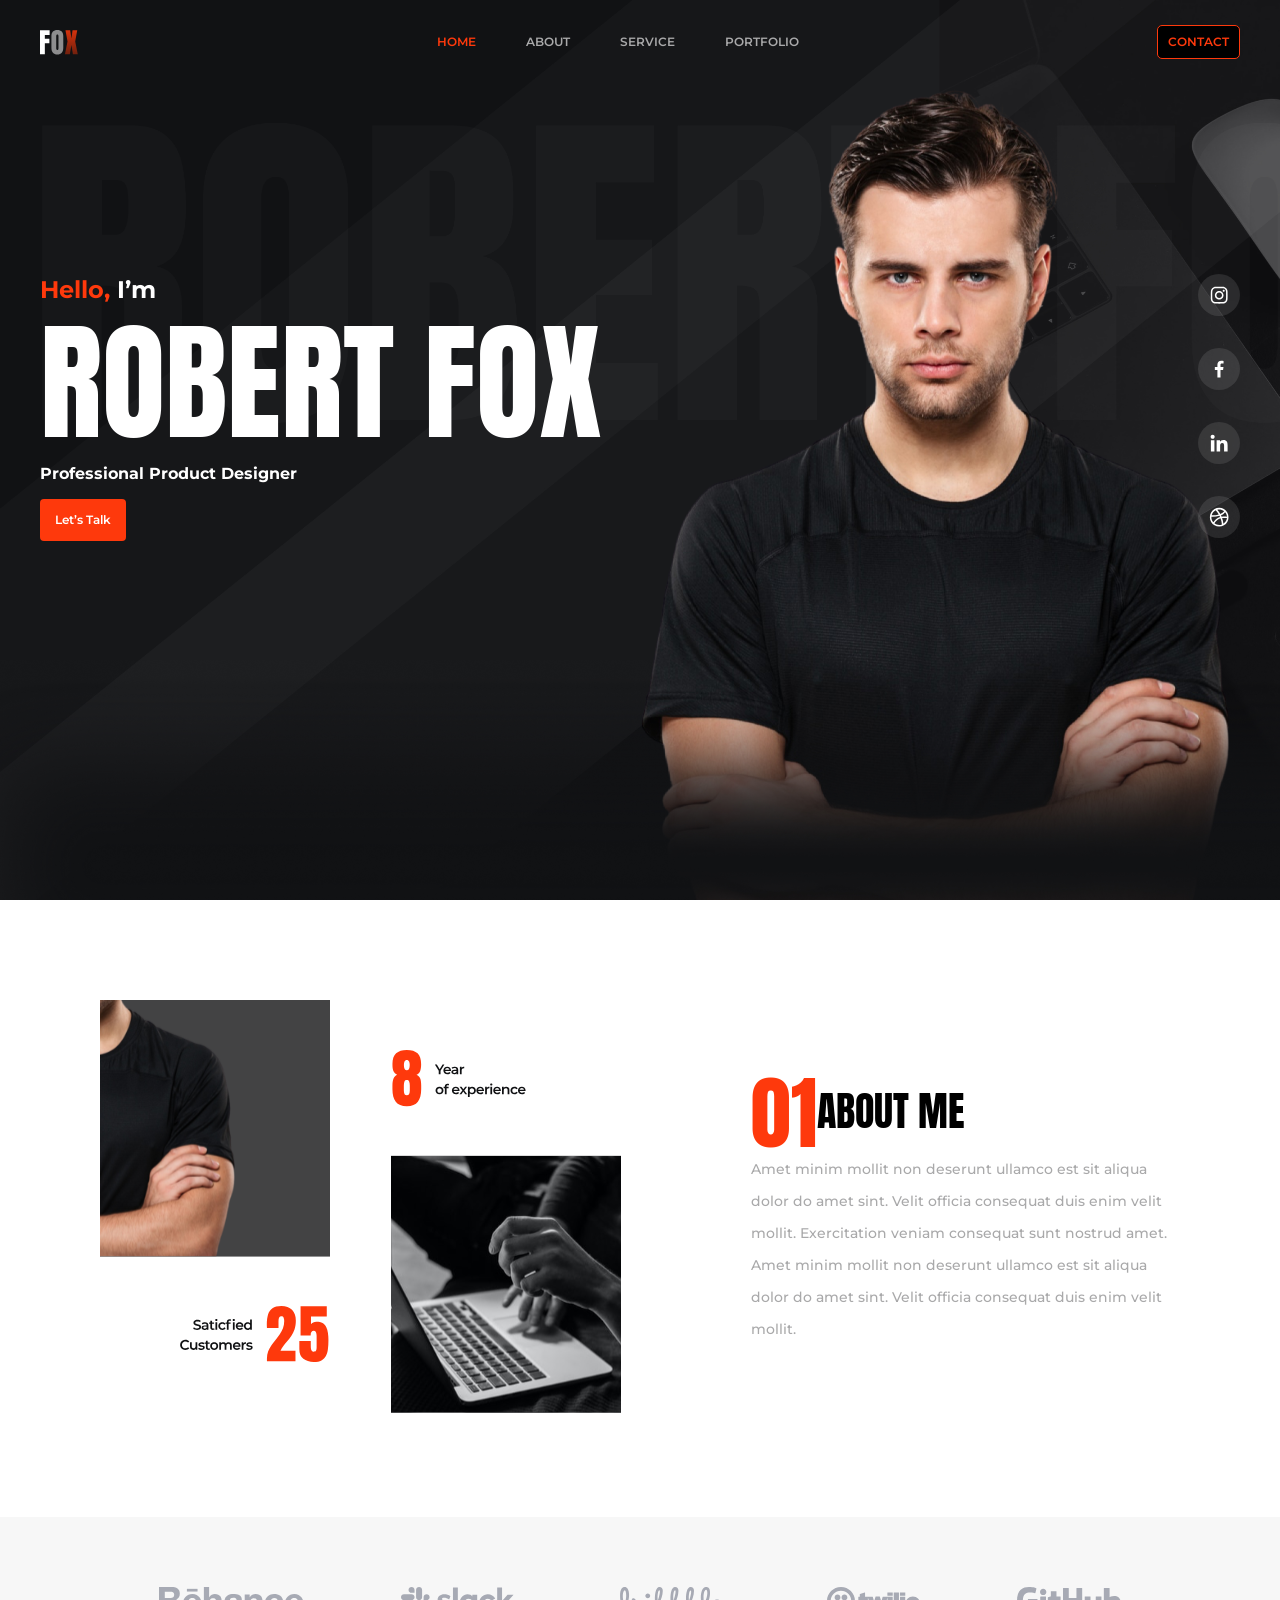
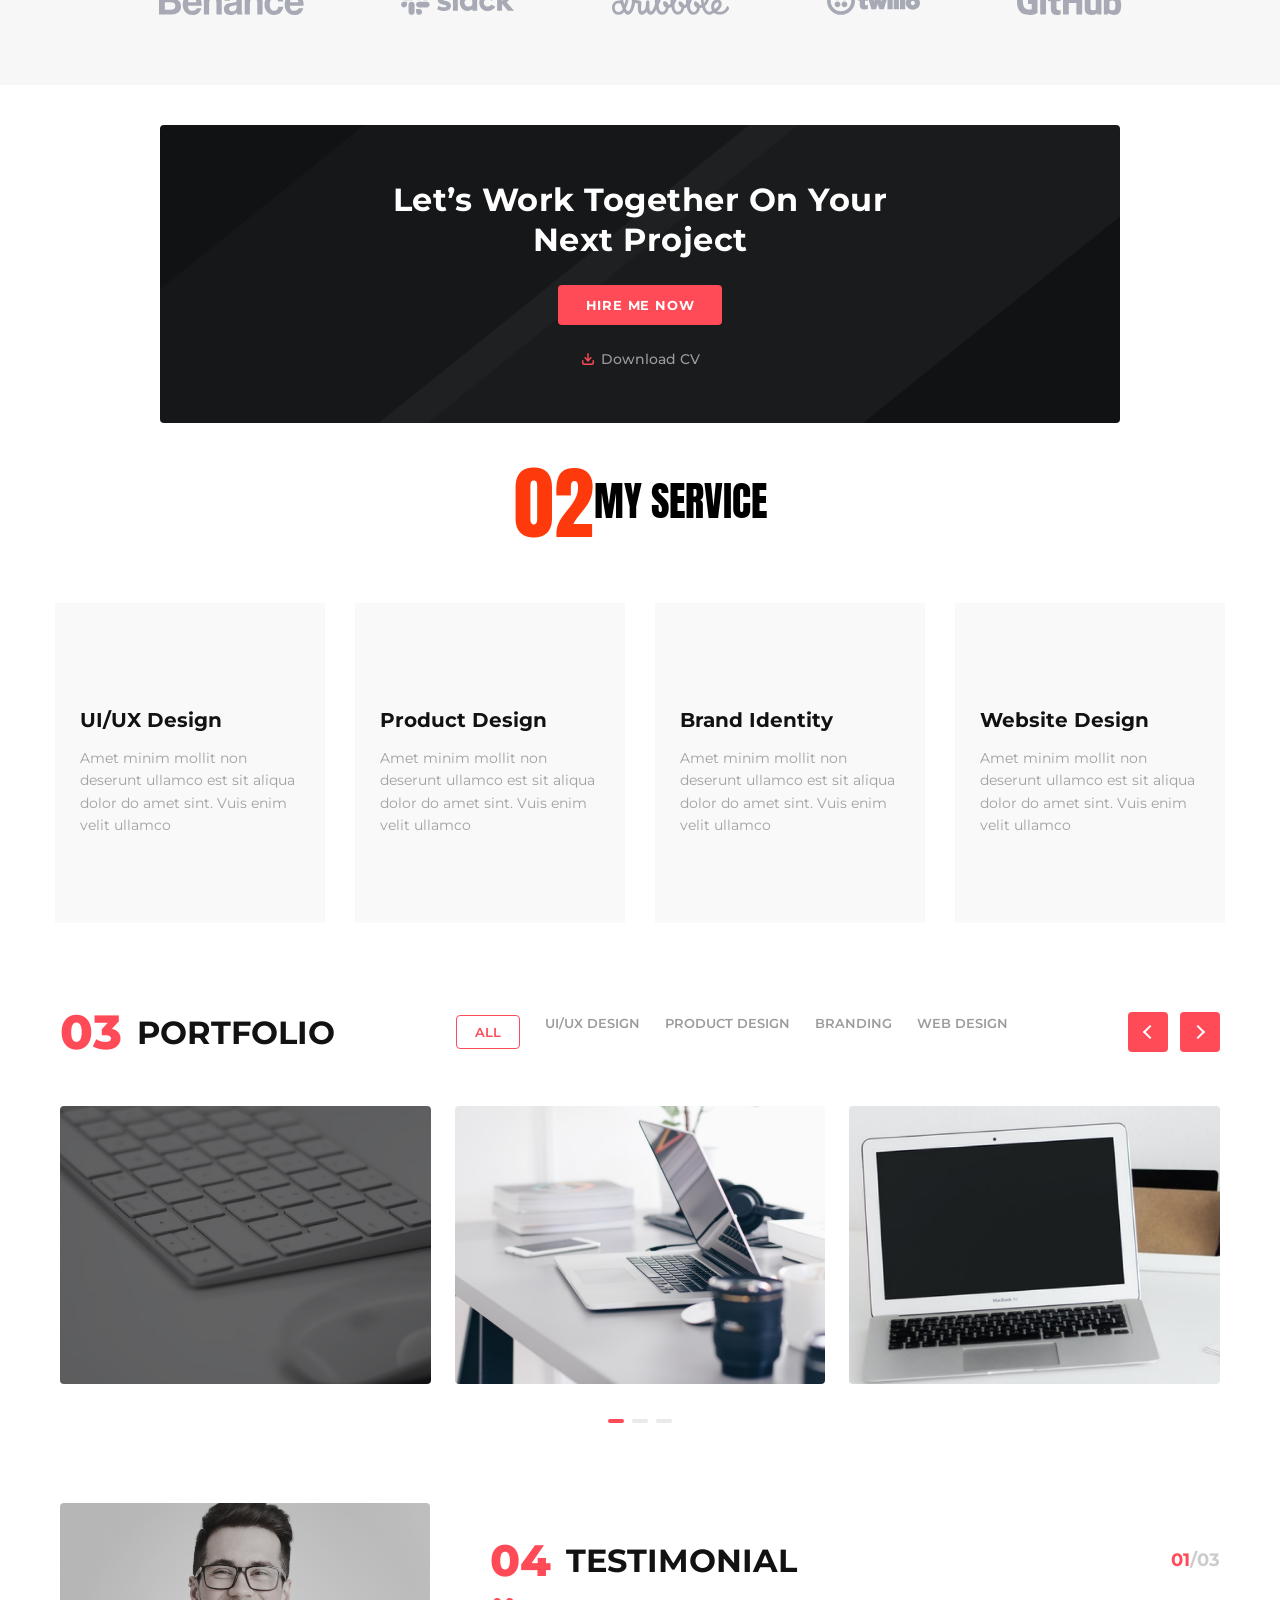
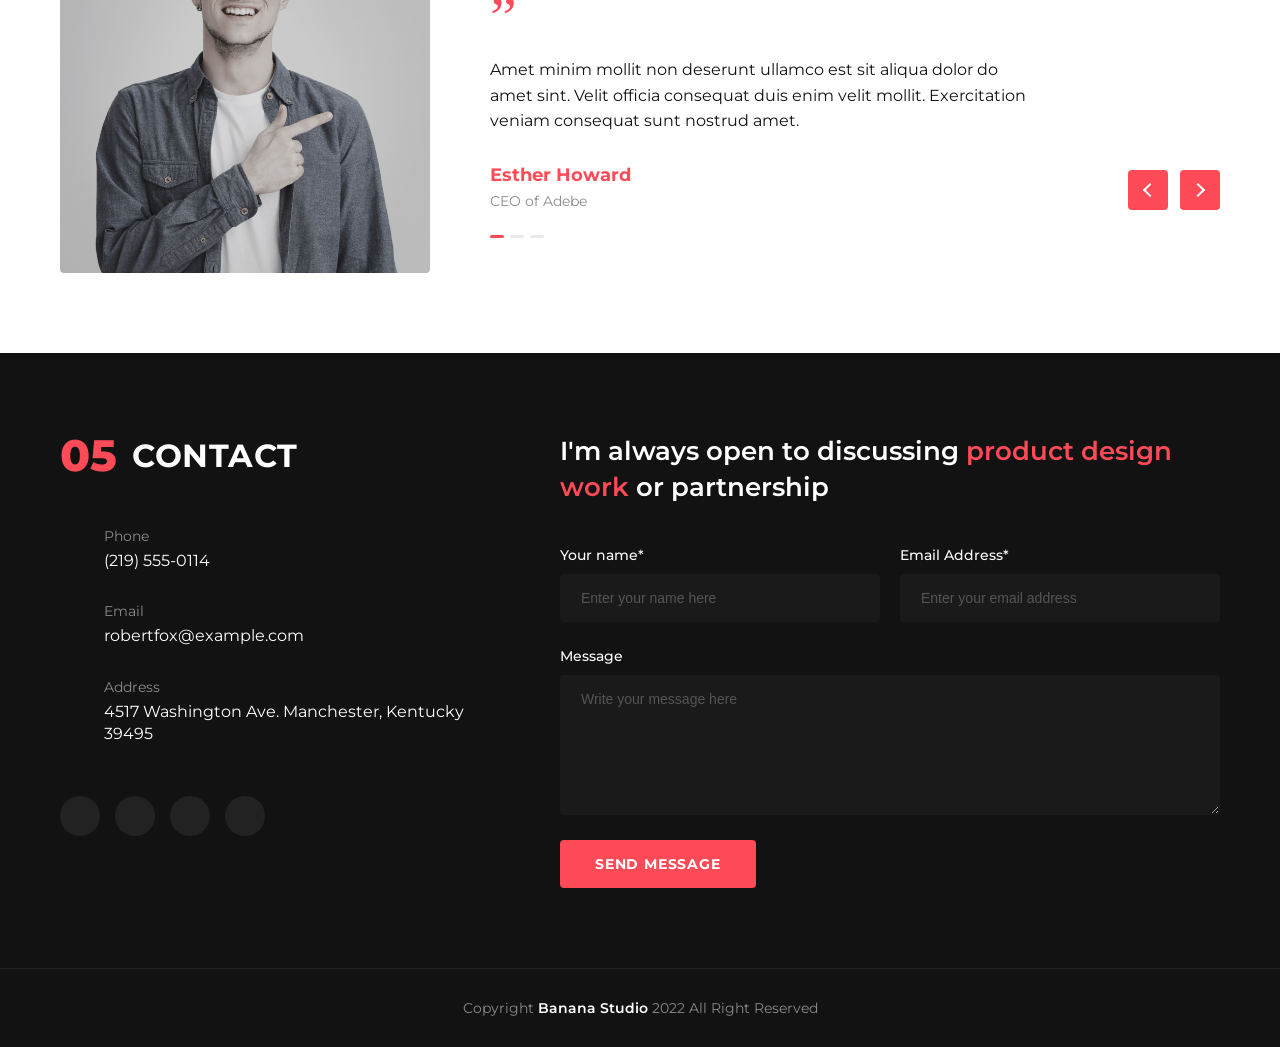
<file: index.html>
<!doctype html>
<html lang="en">

<head>
  <meta charset="UTF-8" />
  <meta name="viewport" content="width=device-width, initial-scale=1.0" />
  <title>Document</title>
  <link rel="stylesheet" href="./css/index.css" />
</head>

<body>
  <header>
    <nav>
      <div class="container">
        <img src="./imgs/FOX.svg" alt="">
        <ul>
          <li><span>Home</span></li>
          <li>about</li>
          <li>service</li>
          <li>portfolio</li>
        </ul>
        <button>contact</button>
      </div>
    </nav>
    <div class="hero">
      <div class="container">
        <div class="heroinfo">
          <h1 class="h1"><span>Hello, </span>I’m</h1>
          <h1 class="h2">robert fox</h1>
          <p>Professional Product Designer</p>
          <button>let’s talk</button>
        </div>
        <div class="heroimg">
          <img src="./imgs/Social Media.svg" alt="">
        </div>
      </div>
    </div>
  </header>
  <main>
    <section class="sctOne">
      <div class="container">
        <div class="mainimg">
          <img src="./imgs/Image.svg" alt="">
        </div>
        <div class="maininfo">
          <h1><span>01</span>about me</h1>
          <p>Amet minim mollit non deserunt ullamco est sit aliqua dolor do amet sint. Velit officia consequat duis enim
            velit mollit. Exercitation veniam consequat sunt nostrud amet.</p>
          <p>Amet minim mollit non deserunt ullamco est sit
            aliqua dolor do amet sint. Velit officia consequat duis enim velit mollit.</p>
        </div>
      </div>
    </section>
    <section class="sctTwo">
      <div class="container">
        <img src="./imgs/behance.svg" alt="">
        <img src="./imgs/slack.svg" alt="">
        <img src="./imgs/dribbble.svg" alt="">
        <img src="./imgs/Group.svg" alt="">
        <img src="./imgs/github.svg" alt="">
      </div>
    </section>
    <section class="sctThree">
      <div class="project-banner">
        <div class="project-banner__inner">
          <h2 class="project-banner__title">Let’s Work Together On Your Next Project</h2>
          <a href="#" class="project-banner__btn">HIRE ME NOW</a>
          <a href="#" class="project-banner__download">
            <svg width="14" height="14" viewBox="0 0 24 24" fill="none" stroke="currentColor" stroke-width="2.5"
              stroke-linecap="round" stroke-linejoin="round">
              <path d="M21 15v4a2 2 0 0 1-2 2H5a2 2 0 0 1-2-2v-4"></path>
              <polyline points="7 10 12 15 17 10"></polyline>
              <line x1="12" y1="15" x2="12" y2="3"></line>
            </svg>
            Download CV
          </a>
        </div>
      </div>
    </section>
    <div class="info">
      <h1><span>02</span>my service</h1>
    </div>
    <section class="sct4">

      <div class="services-grid">

        <div class="service-card">
          <div class="service-card__icon-placeholder"></div>

          <h3 class="service-card__title">UI/UX Design</h3>
          <p class="service-card__text">Amet minim mollit non deserunt ullamco est sit aliqua dolor do amet sint. Vuis
            enim velit ullamco</p>
        </div>

        <div class="service-card">
          <div class="service-card__icon-placeholder"></div>
          <h3 class="service-card__title">Product Design</h3>
          <p class="service-card__text">Amet minim mollit non deserunt ullamco est sit aliqua dolor do amet sint. Vuis
            enim velit ullamco</p>
        </div>

        <div class="service-card">
          <div class="service-card__icon-placeholder"></div>
          <h3 class="service-card__title">Brand Identity</h3>
          <p class="service-card__text">Amet minim mollit non deserunt ullamco est sit aliqua dolor do amet sint. Vuis
            enim velit ullamco</p>
        </div>

        <div class="service-card">
          <div class="service-card__icon-placeholder"></div>
          <h3 class="service-card__title">Website Design</h3>
          <p class="service-card__text">Amet minim mollit non deserunt ullamco est sit aliqua dolor do amet sint. Vuis
            enim velit ullamco</p>
        </div>

      </div>
    </section>
    <section class="sct5">
      <section class="portfolio">

        <div class="portfolio__header">
          <div class="portfolio__title-box">
            <span class="portfolio__number">03</span>
            <h2 class="portfolio__title">PORTFOLIO</h2>
          </div>

          <nav class="portfolio__filters">
            <a href="#" class="portfolio__filter portfolio__filter--active">ALL</a>
            <a href="#" class="portfolio__filter">UI/UX DESIGN</a>
            <a href="#" class="portfolio__filter">PRODUCT DESIGN</a>
            <a href="#" class="portfolio__filter">BRANDING</a>
            <a href="#" class="portfolio__filter">WEB DESIGN</a>
          </nav>

          <div class="portfolio__nav-buttons">
            <button class="portfolio__nav-btn portfolio__nav-btn--left"></button>
            <button class="portfolio__nav-btn portfolio__nav-btn--right"></button>
          </div>
        </div>

        <div class="portfolio__grid">

          <div class="portfolio-card">
            <img src="./imgs/Rectangle 9.jpg" alt="Portfolio 1" class="portfolio-card__img">

            <div class="portfolio-card__overlay">
              <h3 class="portfolio-card__project-title">MOBILE DESIGN</h3>
              <p class="portfolio-card__project-category">UI/UX Design</p>
            </div>
          </div>

          <div class="portfolio-card">
            <img src="./imgs/Image.jpg" alt="Portfolio 2" class="portfolio-card__img">

            <div class="portfolio-card__overlay">
              <h3 class="portfolio-card__project-title">LAPTOP DESIGN</h3>
              <p class="portfolio-card__project-category">Product Design</p>
            </div>
          </div>

          <div class="portfolio-card">
            <img src="./imgs/Image (1).jpg" alt="Portfolio 3" class="portfolio-card__img">

            <div class="portfolio-card__overlay">
              <h3 class="portfolio-card__project-title">WEB WORK</h3>
              <p class="portfolio-card__project-category">Web Design</p>
            </div>
          </div>

        </div>

        <div class="portfolio__pagination">
          <span class="portfolio__dot portfolio__dot--active"></span>
          <span class="portfolio__dot"></span>
          <span class="portfolio__dot"></span>
        </div>

      </section>
    </section>
    <section class="sct6">
      <section class="testimonial">
        <div class="testimonial__container">

          <div class="testimonial__image-box">
            <img src="./imgs/odam.jpg" alt="Esther Howard" class="testimonial__img">
          </div>

          <div class="testimonial__content">

            <div class="testimonial__header">
              <div class="testimonial__title-box">
                <span class="testimonial__number">04</span>
                <h2 class="testimonial__title">TESTIMONIAL</h2>
              </div>
              <span class="testimonial__counter">01<span class="testimonial__counter--total">/03</span></span>
            </div>

            <div class="testimonial__quote-mark">”</div>

            <p class="testimonial__text">
              Amet minim mollit non deserunt ullamco est sit aliqua dolor do amet sint. Velit officia consequat duis
              enim velit mollit. Exercitation veniam consequat sunt nostrud amet.
            </p>

            <div class="testimonial__footer">
              <div class="testimonial__author">
                <h4 class="testimonial__name">Esther Howard</h4>
                <span class="testimonial__role">CEO of Adebe</span>
              </div>

              <div class="testimonial__nav">
                <button class="testimonial__btn testimonial__btn--left"></button>
                <button class="testimonial__btn testimonial__btn--right"></button>
              </div>
            </div>

            <div class="testimonial__pagination">
              <span class="testimonial__dot testimonial__dot--active"></span>
              <span class="testimonial__dot"></span>
              <span class="testimonial__dot"></span>
            </div>

          </div>

        </div>
      </section>
    </section>
  </main>
<footer>
<footer class="footer-contact">
  <div class="footer-contact__container">
    
    <div class="footer-contact__info">
      <div class="footer-contact__title-box">
        <span class="footer-contact__number">05</span>
        <h2 class="footer-contact__title">CONTACT</h2>
      </div>

      <div class="footer-contact__list">
        <div class="contact-item">
          <div class="contact-item__icon-box"></div> <div class="contact-item__text-box">
            <span class="contact-item__label">Phone</span>
            <a href="tel:2195550114" class="contact-item__value">(219) 555-0114</a>
          </div>
        </div>

        <div class="contact-item">
          <div class="contact-item__icon-box"></div> <div class="contact-item__text-box">
            <span class="contact-item__label">Email</span>
            <a href="mailto:robertfox@example.com" class="contact-item__value">robertfox@example.com</a>
          </div>
        </div>

        <div class="contact-item">
          <div class="contact-item__icon-box"></div> <div class="contact-item__text-box">
            <span class="contact-item__label">Address</span>
            <span class="contact-item__value">4517 Washington Ave. Manchester, Kentucky 39495</span>
          </div>
        </div>
      </div>

      <div class="footer-contact__socials">
        <a href="#" class="social-btn"></a> <a href="#" class="social-btn"></a> <a href="#" class="social-btn"></a> <a href="#" class="social-btn"></a> </div>
    </div>

    <div class="footer-contact__form-box">
      <h3 class="footer-contact__form-title">
        I'm always open to discussing <span>product design work</span> or partnership
      </h3>

      <form class="contact-form">
        <div class="contact-form__row">
          <div class="contact-form__group">
            <label class="contact-form__label">Your name*</label>
            <input type="text" placeholder="Enter your name here" class="contact-form__input" required>
          </div>
          <div class="contact-form__group">
            <label class="contact-form__label">Email Address*</label>
            <input type="email" placeholder="Enter your email address" class="contact-form__input" required>
          </div>
        </div>

        <div class="contact-form__group">
          <label class="contact-form__label">Message</label>
          <textarea placeholder="Write your message here" class="contact-form__textarea"></textarea>
        </div>

        <button type="submit" class="contact-form__btn">SEND MESSAGE</button>
      </form>
    </div>

  </div>

  <div class="footer-contact__bottom">
    <p>Copyright <strong>Banana Studio</strong> 2022 All Right Reserved</p>
  </div>
</footer>
</footer>
</body>

</html>
</file>
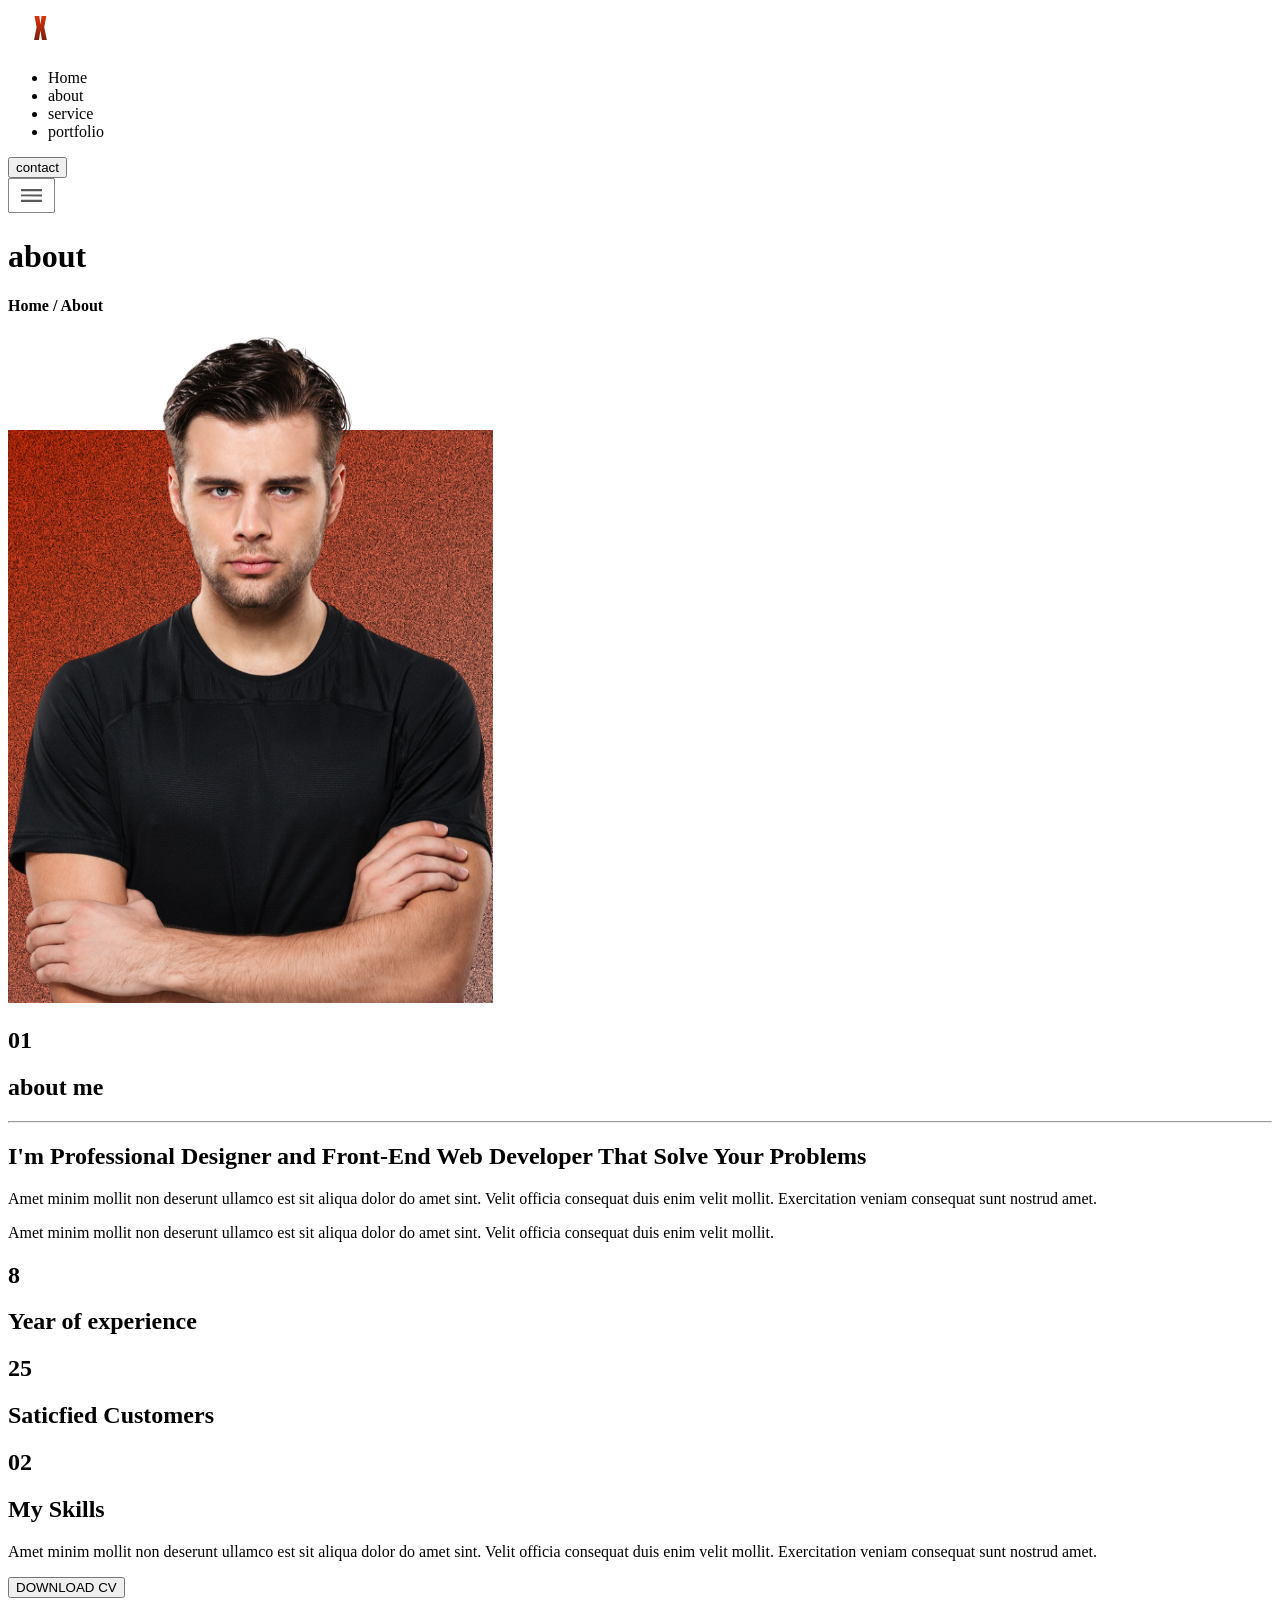
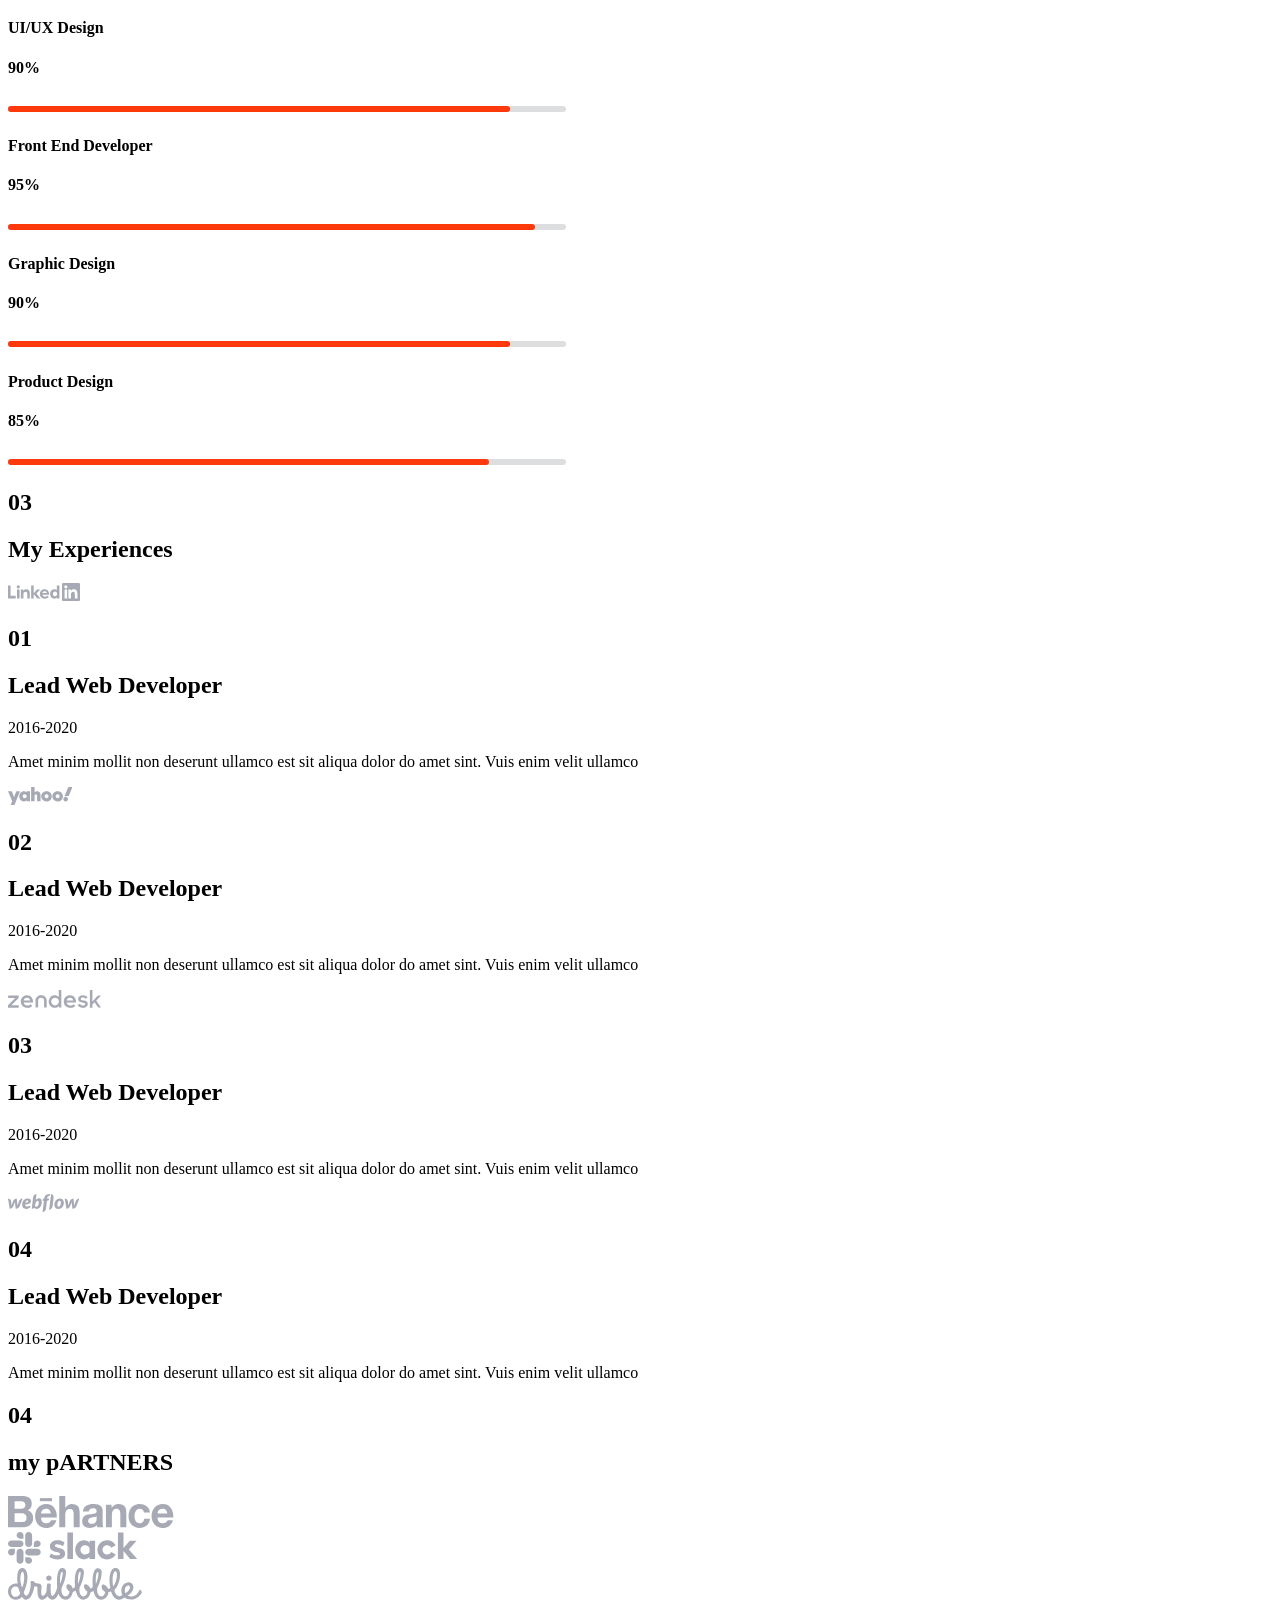
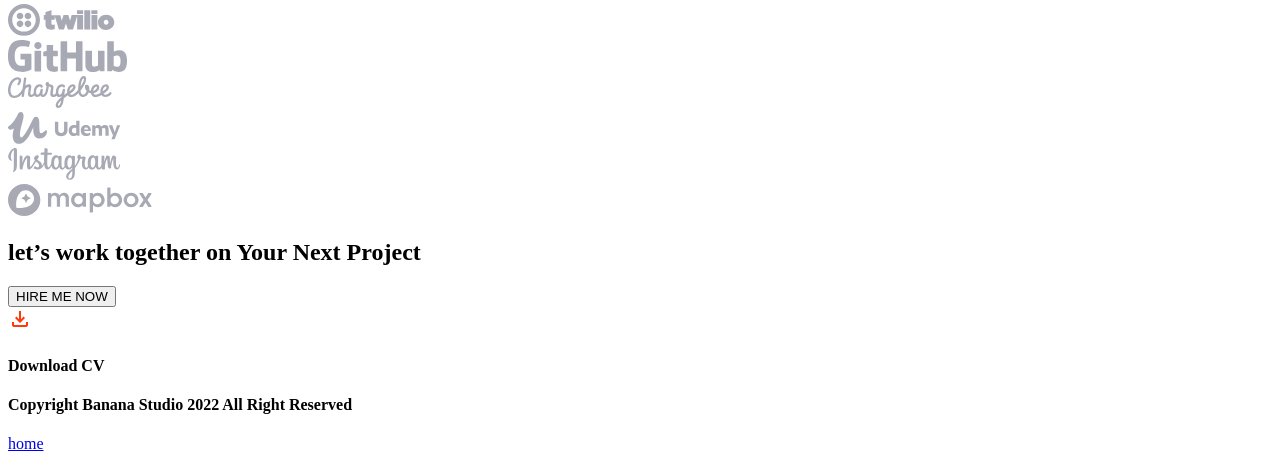
<file: pages/About.html>
<!doctype html>
<html lang="en">
  <head>
    <meta charset="UTF-8" />
    <meta name="viewport" content="width=device-width, initial-scale=1.0" />
    <title>Document</title>
    <link rel="stylesheet" href="../css/About.css" >
  </head>
  <body>
    <header>
      <nav>
        <div class="container">
          <div class="nav_logo">
            <img src="../imgs/nav_logo.svg" alt="">
          </div>
          <ul class="nav_links">
            <li>Home</li>
            <li>about</li>
            <li>service</li>
            <li>portfolio</li>
          </ul>
          <div class="nav_btn">
            <button>contact</button>
          </div>
          <div class="nav_menu">
            <img src="../imgs/nav_menu.svg" alt="">
          </div>
        </div>
      </nav>

      <div class="hero">
        <div class="container">
          <div class="hero_info">
              <h1>about</h1>
              <h4>Home /<span> About</span></h4>
          </div>
        </div>
      </div>
    </header>

    <main>
      <section class="section_one">
          <div class="container">
            <div class="one_logo">
              <img src="../imgs/one_logo.svg" alt="">
            </div>
            <div class="one_info">
            <div class="one_flex">
              <h1>01</h1>
              <h2>about me</h2>
            </div>
            <hr>
            <h2>I'm Professional Designer and Front-End Web Developer That Solve Your Problems</h2>
            <p>Amet minim mollit non deserunt ullamco est sit aliqua dolor do amet sint. Velit officia consequat duis enim velit mollit. Exercitation veniam consequat sunt nostrud amet.</p>
            <p>Amet minim mollit non deserunt ullamco est sit aliqua dolor do amet sint. Velit officia consequat duis enim velit mollit.</p>
            <div class="one_bottom">
               <div class="one_flex_2">
                <h1>8</h1>
                <h2>Year
                  of experience</h2>
               </div>

               <div class="one_flex_2">
                <h1>25</h1>
                <h2>Saticfied Customers</h2>
               </div>
            </div>
            </div>
          </div>
        
      </section>
      <section class="section_two">
         
          <div class="container">
            <div class="two_left">
              <div class="two_flex">
                <h1>02</h1>
                <h2>My Skills</h2>
              </div>
              <p>Amet minim mollit non deserunt ullamco est sit aliqua dolor do amet sint. Velit officia consequat duis enim velit mollit. Exercitation veniam consequat sunt nostrud amet.</p>
              <div class="two_btn">
                <button>DOWNLOAD CV</button>
              </div>
            </div>

            <div class="two_right">
              <div class=".two_right_info">
                <div class="two_right_title">
                  <h4>UI/UX Design</h4>
                  <h4>90%</h4>
                </div>
                <div class="two_right_img">
                  <img src="../imgs/two_right_img.svg" alt="">
                </div>
              </div>

              <div class=".two_right_info">
                <div class="two_right_title">
                  <h4>Front End Developer</h4>
                  <h4>95%</h4>
                </div>
                <div class="two_right_img">
                  <img src="../imgs/two_right_img_2.svg" alt="">
                </div>
              </div>

              <div class=".two_right_info">
                <div class="two_right_title">
                  <h4>Graphic Design</h4>
                  <h4>90%</h4>
                </div>
                <div class="two_right_img">
                  <img src="../imgs/two_right_img.svg" alt="">
                </div>
              </div>

              <div class=".two_right_info">
                <div class="two_right_title">
                  <h4>Product Design</h4>
                  <h4>85%</h4>
                </div>
                <div class="two_right_img">
                  <img src="../imgs/two_right_img_3.svg" alt="">
                </div>
              </div>
            </div>
          </div>
      </section>

      <section class="section_three">
        <div class="container">
          <div class="three_flex">
            <h1>03</h1>
            <h2>My Experiences</h2>
          </div>

          <div class="three_box">
            <div class="three_cards">
              <img src="../imgs/three_linkedein.svg" alt="">
              <div class="three_cards_flex">
                <h1>01</h1>
                <div class="three_cards_title">
                  <h2>Lead Web Developer</h2>
                  <span>2016-2020</span>
                </div>
              </div>
              <p>Amet minim mollit non deserunt ullamco est sit aliqua dolor do amet sint. Vuis enim velit ullamco</p>
            </div>

            <div class="three_cards">
              <img src="../imgs/three_yahoo.svg" alt="">
              <div class="three_cards_flex">
                <h1>02</h1>
                <div class="three_cards_title">
                  <h2>Lead Web Developer</h2>
                  <span>2016-2020</span>
                </div>
              </div>
              <p>Amet minim mollit non deserunt ullamco est sit aliqua dolor do amet sint. Vuis enim velit ullamco</p>
            </div>

            <div class="three_cards">
              <img src="../imgs/three_zendesk.svg" alt="">
              <div class="three_cards_flex">
                <h1>03</h1>
                <div class="three_cards_title">
                  <h2>Lead Web Developer</h2>
                  <span>2016-2020</span>
                </div>
              </div>
              <p>Amet minim mollit non deserunt ullamco est sit aliqua dolor do amet sint. Vuis enim velit ullamco</p>
            </div>

            <div class="three_cards">
              <img src="../imgs/three_webflow.svg" alt="">
              <div class="three_cards_flex">
                <h1>04</h1>
                <div class="three_cards_title">
                  <h2>Lead Web Developer</h2>
                  <span>2016-2020</span>
                </div>
              </div>
              <p>Amet minim mollit non deserunt ullamco est sit aliqua dolor do amet sint. Vuis enim velit ullamco</p>
            </div>
          </div>
        </div>
      </section>

      <section class="section_four">
        <div class="container">
          <div class="four_flex">
            <h1>04</h1>
            <h2>my pARTNERS</h2>
          </div>
          <div class="four_partners">
            <div class="card">
              <img src="../imgs/four_card.svg" alt="">
            </div>
            <div class="card">
              <img src="../imgs/four_card_2.svg" alt="">
            </div>
            <div class="card">
              <img src="../imgs/four_card_3.svg" alt="">
            </div>
            <div class="card">
              <img src="../imgs/four_card_4.svg" alt="">
            </div>
            <div class="card">
              <img src="../imgs/four_card_5.svg" alt="">
            </div>
            <div class="card">
              <img src="../imgs/four_card_6.svg" alt="">
            </div>
            <div class="card">
              <img src="../imgs/four_card_7.svg" alt="">
            </div>
            <div class="card">
              <img src="../imgs/four_card_8.svg" alt="">
            </div>
            <div class="card">
              <img src="../imgs/four_card_9.svg" alt="">
            </div>
          </div>
        </div>

        <div class="container_four">
          <h1>let’s work together on Your Next Project</h1>
         <div class="four_btn">
          <button>HIRE ME NOW</button>
         </div>
          <div class="four_icon">
            <img src="../imgs/container_four_icon.svg" alt="">
            <h4>Download CV</h4>
          </div>
        </div>
      </section>
    </main>
    <footer>
      <div class="container">
        <div class="footer_info">
          <h4>Copyright <span>Banana Studio</span> 2022 All Right Reserved</h4>
          <a href="../index.html">home</a>
        </div>
      </div>
    </footer>
  </body>
</html>
</file>
<file: css/index.css>
@import url("https://fonts.googleapis.com/css2?family=Montserrat:ital,wght@0,100..900;1,100..900&display=swap");
@import url("https://fonts.googleapis.com/css2?family=Anton&display=swap");
* {
  margin: 0;
  padding: 0;
  box-sizing: border-box;
  font-family: "Montserrat", sans-serif;
}

.container {
  max-width: 1200px;
  margin: 0 auto;
}

header {
  background-image: url(../imgs/Background.jpg);
  background-size: cover;
  background-repeat: no-repeat;
  width: 100%;
  height: 100vh;
  overflow: hidden;
}
header nav {
  margin: 25px 0px;
}
header nav .container {
  display: flex;
  justify-content: space-between;
  align-items: center;
}
header nav .container button {
  color: #FE390C;
  background-color: black;
  font-family: Montserrat;
  font-weight: 600;
  font-style: SemiBold;
  font-size: 12px;
  leading-trim: NONE;
  line-height: 100%;
  letter-spacing: 0%;
  text-transform: uppercase;
  border: solid 1.5px #FE390C;
  padding: 10px;
  border-radius: 5px;
}
header nav .container ul {
  display: flex;
  justify-content: space-between;
  align-items: center;
  gap: 50px;
  list-style: none;
  font-family: Montserrat;
  font-weight: 600;
  font-style: SemiBold;
  font-size: 12px;
  leading-trim: NONE;
  line-height: 100%;
  letter-spacing: 0%;
  text-transform: uppercase;
}
header nav .container ul li {
  color: #A9A9AA;
}
header nav .container ul li span {
  color: #FE390C;
}
header .hero .container {
  color: white;
  padding: 190px 0px;
  display: flex;
  justify-content: space-between;
  align-items: center;
}
header .hero .container .h1 {
  font-family: Montserrat;
  font-weight: 700;
  font-style: Bold;
  font-size: 24px;
  leading-trim: NONE;
  line-height: 30px;
  letter-spacing: -4%;
}
header .hero .container .h1 span {
  color: #FE390C;
}
header .hero .container .h2 {
  font-family: "Anton", sans-serif;
  font-weight: 400;
  font-style: Regular;
  font-size: 130px;
  leading-trim: NONE;
  line-height: 154px;
  letter-spacing: 1.5%;
  vertical-align: middle;
  text-transform: uppercase;
}
header .hero .container p {
  font-family: Montserrat;
  font-weight: 700;
  font-style: Bold;
  font-size: 16px;
  leading-trim: NONE;
  line-height: 30px;
  letter-spacing: -4%;
}
header .hero .container button {
  margin-top: 10px;
  font-family: Montserrat;
  font-weight: 600;
  font-style: SemiBold;
  font-size: 12px;
  leading-trim: NONE;
  line-height: 100%;
  letter-spacing: 0%;
  text-transform: capitalize;
  color: #FFFFFF;
  background-color: #FE390C;
  padding: 15px;
  border: none;
  border-radius: 4px;
}

main .sctOne .container {
  margin: 100px;
  display: flex;
  align-items: center;
  justify-content: space-between;
}
main .sctOne .container .maininfo h1 {
  font-family: "Anton", sans-serif;
  font-weight: 400;
  font-style: Regular;
  font-size: 40px;
  leading-trim: NONE;
  line-height: 100%;
  letter-spacing: 2%;
  vertical-align: middle;
  text-transform: uppercase;
}
main .sctOne .container .maininfo h1 span {
  font-family: Anton;
  font-weight: 400;
  font-style: Regular;
  font-size: 80px;
  leading-trim: NONE;
  line-height: 100%;
  letter-spacing: 2%;
  vertical-align: middle;
  text-transform: uppercase;
  color: #FE390C;
}
main .sctOne .container .maininfo p {
  font-family: Montserrat;
  font-weight: 500;
  font-style: Medium;
  font-size: 14px;
  leading-trim: NONE;
  line-height: 32px;
  letter-spacing: -2%;
  width: 429px;
  color: #A9A9AA;
}
main .sctTwo {
  background-color: #F7F7F7;
}
main .sctTwo .container {
  display: flex;
  align-items: center;
  justify-content: space-around;
  padding: 70px;
}
main .sctThree .project-banner {
  background-image: url(../imgs/logoi.png);
  background-repeat: no-repeat;
  background-position: center;
  background-size: cover;
  background-color: #121212;
  width: 100%;
  max-width: 960px;
  margin: 40px auto;
  border-radius: 4px;
  overflow: hidden;
  display: flex;
  justify-content: center;
  align-items: center;
  padding: 55px 40px;
  box-sizing: border-box;
}
main .sctThree .project-banner__inner {
  display: flex;
  flex-direction: column;
  align-items: center;
  text-align: center;
  gap: 20px;
  max-width: 580px;
}
main .sctThree .project-banner__title {
  color: #FFFFFF;
  font-size: 32px;
  font-weight: 700;
  line-height: 1.25;
  margin: 0;
  letter-spacing: 0.5px;
}
main .sctThree .project-banner__btn {
  background-color: #FF4A57;
  color: #FFFFFF;
  padding: 12px 28px;
  font-size: 13px;
  font-weight: 700;
  text-decoration: none;
  text-transform: uppercase;
  border-radius: 4px;
  letter-spacing: 0.8px;
  margin-top: 5px;
  transition: all 0.3s ease;
}
main .sctThree .project-banner__btn:hover {
  background-color: #e03e4a;
  transform: translateY(-1px);
}
main .sctThree .project-banner__download {
  color: #9c9c9c;
  font-size: 14px;
  font-weight: 500;
  text-decoration: none;
  display: flex;
  align-items: center;
  gap: 6px;
  margin-top: 5px;
  transition: color 0.2s ease;
}
main .sctThree .project-banner__download svg {
  color: #FF4A57;
}
main .sctThree .project-banner__download:hover {
  color: #FFFFFF;
}
main .sct4 .services-grid {
  display: flex;
  justify-content: center;
  align-items: center;
  flex-wrap: wrap;
  gap: 30px;
  width: 100%;
  max-width: 1200px;
  margin: 60px auto;
  padding: 0 15px;
  box-sizing: border-box;
}
main .sct4 .service-card {
  background-color: #F9F9F9;
  width: 270px;
  min-height: 320px;
  padding: 40px 25px;
  box-sizing: border-box;
  display: flex;
  flex-direction: column;
  align-items: flex-start;
  text-align: left;
  transition: all 0.3s ease;
  cursor: pointer;
}
main .sct4 .service-card__icon-placeholder {
  width: 40px;
  height: 40px;
  margin-bottom: 25px;
  display: flex;
  align-items: center;
  justify-content: center;
  color: #FE390C;
  transition: color 0.3s ease;
}
main .sct4 .service-card__icon-placeholder img,
main .sct4 .service-card__icon-placeholder svg {
  width: 100%;
  height: 100%;
  object-fit: contain;
}
main .sct4 .service-card__title {
  color: #121212;
  font-size: 20px;
  font-weight: 700;
  margin: 0 0 15px 0;
  line-height: 1.2;
  transition: color 0.3s ease;
}
main .sct4 .service-card__text {
  color: #A0A0A0;
  font-size: 14px;
  line-height: 1.6;
  margin: 0;
  transition: color 0.3s ease;
}
main .sct4 .service-card:hover {
  background-color: #FE390C;
}
main .sct4 .service-card:hover .service-card__icon-placeholder {
  color: #FFFFFF;
}
main .sct4 .service-card:hover .service-card__icon-placeholder svg {
  stroke: #FFFFFF;
}
main .sct4 .service-card:hover .service-card__title {
  color: #FFFFFF;
}
main .sct4 .service-card:hover .service-card__text {
  color: rgba(255, 255, 255, 0.9);
}
main .info {
  margin: 20px;
  text-align: center;
}
main .info span {
  font-family: Anton;
  font-weight: 400;
  font-style: Regular;
  font-size: 80px;
  leading-trim: NONE;
  line-height: 100%;
  letter-spacing: 2%;
  vertical-align: middle;
  text-transform: uppercase;
  color: #FE390C;
}
main .info h1 {
  font-family: Anton;
  font-weight: 400;
  font-style: Regular;
  font-size: 40px;
  leading-trim: NONE;
  line-height: 100%;
  letter-spacing: 2%;
  vertical-align: middle;
  text-transform: uppercase;
}
main .sct5 .portfolio {
  width: 100%;
  max-width: 1200px;
  margin: 80px auto;
  padding: 0 20px;
  box-sizing: border-box;
}
main .sct5 .portfolio__header {
  display: flex;
  justify-content: space-between;
  align-items: center;
  margin-bottom: 45px;
  flex-wrap: wrap;
  gap: 20px;
}
main .sct5 .portfolio__title-box {
  display: flex;
  align-items: center;
  gap: 15px;
}
main .sct5 .portfolio__number {
  color: #FF4A57;
  font-size: 48px;
  font-weight: 800;
}
main .sct5 .portfolio__title {
  color: #121212;
  font-size: 32px;
  font-weight: 700;
  margin: 0;
}
main .sct5 .portfolio__filters {
  display: flex;
  gap: 25px;
}
main .sct5 .portfolio__filter {
  color: #9c9c9c;
  font-size: 13px;
  font-weight: 600;
  text-decoration: none;
}
main .sct5 .portfolio__filter--active {
  color: #FF4A57;
  border: 1px solid #FF4A57;
  padding: 8px 18px;
  border-radius: 4px;
}
main .sct5 .portfolio__nav-buttons {
  display: flex;
  gap: 12px;
}
main .sct5 .portfolio__nav-btn {
  width: 40px;
  height: 40px;
  border: none;
  background-color: #FF4A57;
  cursor: pointer;
  border-radius: 4px;
  position: relative;
}
main .sct5 .portfolio__nav-btn::before {
  content: "";
  width: 8px;
  height: 8px;
  border-top: 2px solid #ffffff;
  border-right: 2px solid #ffffff;
  display: inline-block;
  position: absolute;
  top: 50%;
  left: 50%;
}
main .sct5 .portfolio__nav-btn--left::before {
  transform: translate(-30%, -50%) rotate(-135deg);
}
main .sct5 .portfolio__nav-btn--right::before {
  transform: translate(-70%, -50%) rotate(45deg);
}
main .sct5 .portfolio__grid {
  display: grid;
  grid-template-columns: repeat(3, 1fr);
  gap: 24px;
}
main .sct5 .portfolio-card {
  position: relative;
  width: 100%;
  aspect-ratio: 4/3;
  border-radius: 4px;
  overflow: hidden;
  background-color: #EAEAEA;
  cursor: pointer;
}
main .sct5 .portfolio-card__img {
  width: 100%;
  height: 100%;
  object-fit: cover;
  transition: transform 0.4s ease;
}
main .sct5 .portfolio-card__overlay {
  position: absolute;
  top: 0;
  left: 0;
  width: 100%;
  height: 100%;
  background-color: rgba(0, 0, 0, 0.7);
  display: flex;
  flex-direction: column;
  justify-content: center;
  align-items: center;
  opacity: 0;
  transition: opacity 0.3s ease;
}
main .sct5 .portfolio-card__project-title {
  color: #ffffff;
  font-size: 24px;
  font-weight: 700;
  margin: 0 0 8px 0;
}
main .sct5 .portfolio-card__project-category {
  color: rgba(255, 255, 255, 0.8);
  font-size: 14px;
  margin: 0;
}
main .sct5 .portfolio-card:hover .portfolio-card__img {
  transform: scale(1.05);
}
main .sct5 .portfolio-card:hover .portfolio-card__overlay {
  opacity: 1;
}
main .sct5 .portfolio__pagination {
  display: flex;
  justify-content: center;
  gap: 8px;
  margin-top: 35px;
}
main .sct5 .portfolio__pagination .portfolio__dot {
  width: 16px;
  height: 4px;
  background-color: #EAEAEA;
  border-radius: 2px;
}
main .sct5 .portfolio__pagination .portfolio__dot--active {
  background-color: #FF4A57;
}
main .testimonial {
  width: 100%;
  max-width: 1200px;
  margin: 80px auto;
  padding: 0 20px;
  box-sizing: border-box;
  font-family: sans-serif;
}
main .testimonial__container {
  display: flex;
  align-items: center;
  gap: 60px;
}
@media (max-width: 768px) {
  main .testimonial__container {
    flex-direction: column;
    gap: 30px;
  }
}
main .testimonial__image-box {
  width: 370px;
  height: 370px;
  flex-shrink: 0;
  border-radius: 4px;
  overflow: hidden;
  background-color: #eaeaea;
}
@media (max-width: 480px) {
  main .testimonial__image-box {
    width: 100%;
    height: auto;
    aspect-ratio: 1/1;
  }
}
main .testimonial__img {
  width: 100%;
  height: 100%;
  object-fit: cover;
}
main .testimonial__content {
  flex-grow: 1;
  position: relative;
}
main .testimonial__header {
  display: flex;
  justify-content: space-between;
  align-items: center;
  margin-bottom: 15px;
}
main .testimonial__title-box {
  display: flex;
  align-items: center;
  gap: 15px;
}
main .testimonial__number {
  color: #FF4A57;
  font-size: 44px;
  font-weight: 800;
  line-height: 1;
}
main .testimonial__title {
  color: #121212;
  font-size: 32px;
  font-weight: 700;
  margin: 0;
}
main .testimonial__counter {
  color: #FF4A57;
  font-size: 18px;
  font-weight: 700;
}
main .testimonial__counter--total {
  color: #ccc;
}
main .testimonial__quote-mark {
  color: #FF4A57;
  font-size: 60px;
  font-family: Georgia, serif;
  line-height: 1;
  margin-top: -10px;
  margin-bottom: 10px;
}
main .testimonial__text {
  color: #121212;
  font-size: 16px;
  line-height: 1.6;
  margin: 0 0 30px 0;
  max-width: 550px;
}
main .testimonial__footer {
  display: flex;
  justify-content: space-between;
  align-items: flex-end;
  margin-bottom: 25px;
}
main .testimonial__name {
  color: #FF4A57;
  font-size: 18px;
  font-weight: 700;
  margin: 0 0 5px 0;
}
main .testimonial__role {
  color: #8a8a8a;
  font-size: 14px;
}
main .testimonial__nav {
  display: flex;
  gap: 12px;
}
main .testimonial__btn {
  width: 40px;
  height: 40px;
  border: none;
  background-color: #FF4A57;
  cursor: pointer;
  border-radius: 4px;
  position: relative;
  transition: background-color 0.2s;
}
main .testimonial__btn::before {
  content: "";
  width: 8px;
  height: 8px;
  border-top: 2px solid #ffffff;
  border-right: 2px solid #ffffff;
  display: inline-block;
  position: absolute;
  top: 50%;
  left: 50%;
}
main .testimonial__btn--left::before {
  transform: translate(-30%, -50%) rotate(-135deg);
}
main .testimonial__btn--right::before {
  transform: translate(-70%, -50%) rotate(45deg);
}
main .testimonial__btn:hover {
  background-color: rgb(255, 33.2, 49.1303867403);
}
main .testimonial__pagination {
  display: flex;
  gap: 6px;
}
main .testimonial__dot {
  width: 14px;
  height: 3px;
  background-color: #EAEAEA;
  border-radius: 2px;
}
main .testimonial__dot--active {
  background-color: #FF4A57;
}

.footer-contact {
  background-color: #121212;
  width: 100%;
  padding: 80px 0 30px 0;
  box-sizing: border-box;
  font-family: sans-serif;
}
.footer-contact__container {
  display: flex;
  justify-content: space-between;
  gap: 50px;
  width: 100%;
  max-width: 1200px;
  margin: 0 auto;
  padding: 0 20px;
  box-sizing: border-box;
}
@media (max-width: 992px) {
  .footer-contact__container {
    flex-direction: column;
    gap: 60px;
  }
}
.footer-contact__info {
  flex: 1;
  max-width: 450px;
}
.footer-contact__title-box {
  display: flex;
  align-items: center;
  gap: 15px;
  margin-bottom: 50px;
}
.footer-contact__number {
  color: #FF4A57;
  font-size: 44px;
  font-weight: 800;
  line-height: 1;
}
.footer-contact__title {
  color: #FFFFFF;
  font-size: 32px;
  font-weight: 700;
  margin: 0;
  letter-spacing: 0.5px;
}
.footer-contact__list {
  display: flex;
  flex-direction: column;
  gap: 30px;
  margin-bottom: 50px;
}
.footer-contact .contact-item {
  display: flex;
  align-items: flex-start;
  gap: 20px;
}
.footer-contact .contact-item__icon-box {
  width: 24px;
  height: 24px;
  color: #FF4A57;
  display: flex;
  align-items: center;
  justify-content: center;
  flex-shrink: 0;
}
.footer-contact .contact-item__text-box {
  display: flex;
  flex-direction: column;
  gap: 5px;
}
.footer-contact .contact-item__label {
  color: #8A8A8A;
  font-size: 14px;
}
.footer-contact .contact-item__value {
  color: #FFFFFF;
  font-size: 16px;
  text-decoration: none;
  line-height: 1.4;
}
.footer-contact .contact-item__value[href]:hover {
  color: #FF4A57;
}
.footer-contact__socials {
  display: flex;
  gap: 15px;
}
.footer-contact .social-btn {
  width: 40px;
  height: 40px;
  background-color: #222222;
  border-radius: 50%;
  display: flex;
  align-items: center;
  justify-content: center;
  color: #FFFFFF;
  transition: all 0.3s ease;
  text-decoration: none;
}
.footer-contact .social-btn:hover {
  background-color: #FF4A57;
  transform: translateY(-3px);
}
.footer-contact__form-box {
  flex: 1.2;
}
.footer-contact__form-title {
  color: #FFFFFF;
  font-size: 26px;
  font-weight: 600;
  line-height: 1.4;
  margin: 0 0 40px 0;
}
.footer-contact__form-title span {
  color: #FF4A57;
}
.footer-contact .contact-form {
  display: flex;
  flex-direction: column;
  gap: 25px;
}
.footer-contact .contact-form__row {
  display: flex;
  gap: 20px;
}
@media (max-width: 576px) {
  .footer-contact .contact-form__row {
    flex-direction: column;
    gap: 25px;
  }
}
.footer-contact .contact-form__group {
  display: flex;
  flex-direction: column;
  gap: 10px;
  flex: 1;
  width: 100%;
}
.footer-contact .contact-form__label {
  color: #FFFFFF;
  font-size: 14px;
  font-weight: 500;
}
.footer-contact .contact-form__input, .footer-contact .contact-form__textarea {
  background-color: #1A1A1A;
  border: 1px solid transparent;
  color: #FFFFFF;
  padding: 15px 20px;
  font-size: 14px;
  border-radius: 4px;
  outline: none;
  box-sizing: border-box;
  width: 100%;
  font-family: sans-serif;
  transition: border-color 0.3s ease;
}
.footer-contact .contact-form__input::placeholder, .footer-contact .contact-form__textarea::placeholder {
  color: #555555;
}
.footer-contact .contact-form__input:focus, .footer-contact .contact-form__textarea:focus {
  border-color: #FF4A57;
}
.footer-contact .contact-form__textarea {
  min-height: 140px;
  resize: vertical;
}
.footer-contact .contact-form__btn {
  background-color: #FF4A57;
  color: #FFFFFF;
  border: none;
  padding: 15px 35px;
  font-size: 14px;
  font-weight: 700;
  border-radius: 4px;
  cursor: pointer;
  align-self: flex-start;
  letter-spacing: 0.8px;
  transition: background-color 0.3s ease;
}
.footer-contact .contact-form__btn:hover {
  background-color: rgb(255, 33.2, 49.1303867403);
}
.footer-contact__bottom {
  border-top: 1px solid #222222;
  margin-top: 80px;
  padding-top: 30px;
  text-align: center;
}
.footer-contact__bottom p {
  color: #8A8A8A;
  font-size: 14px;
  margin: 0;
}
.footer-contact__bottom p strong {
  color: #FFFFFF;
  font-weight: 600;
}/*# sourceMappingURL=index.css.map */
</file>
<file: css/About.css>
/*# sourceMappingURL=About.css.map */
</file>
